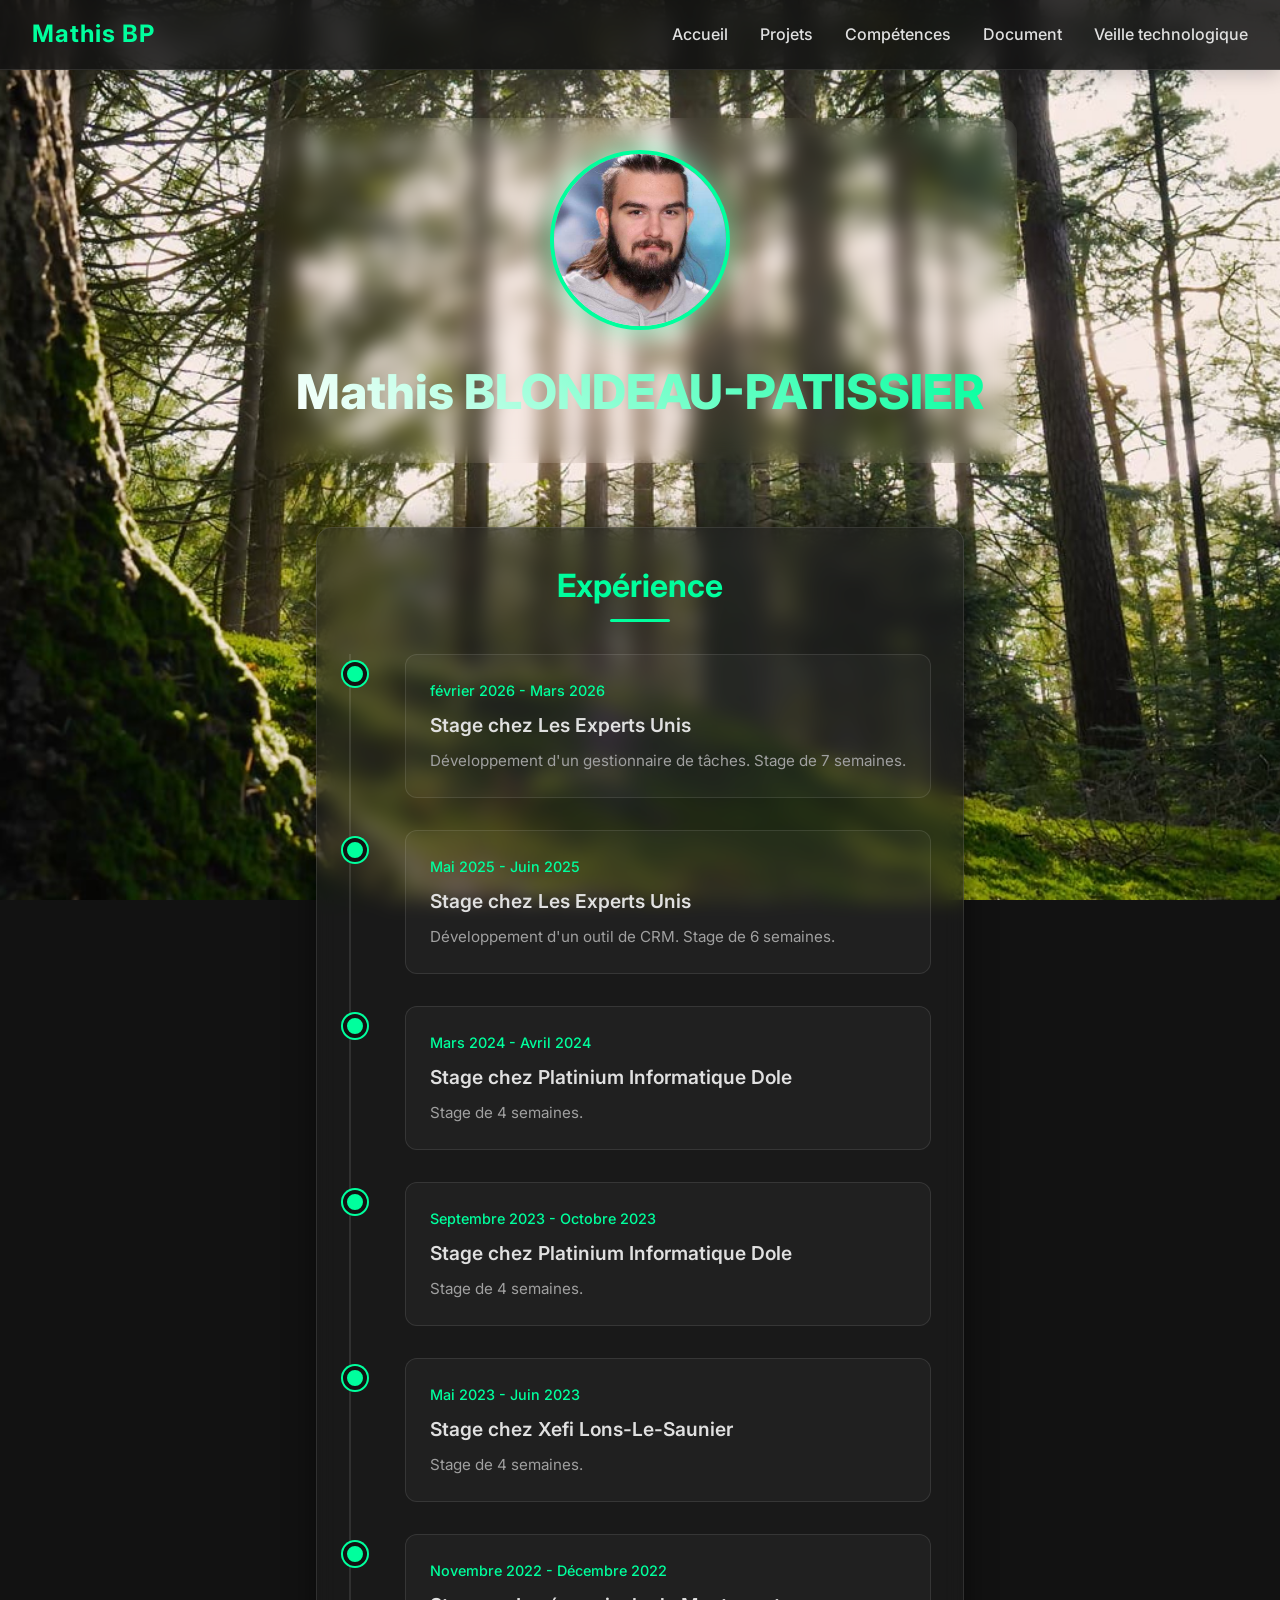
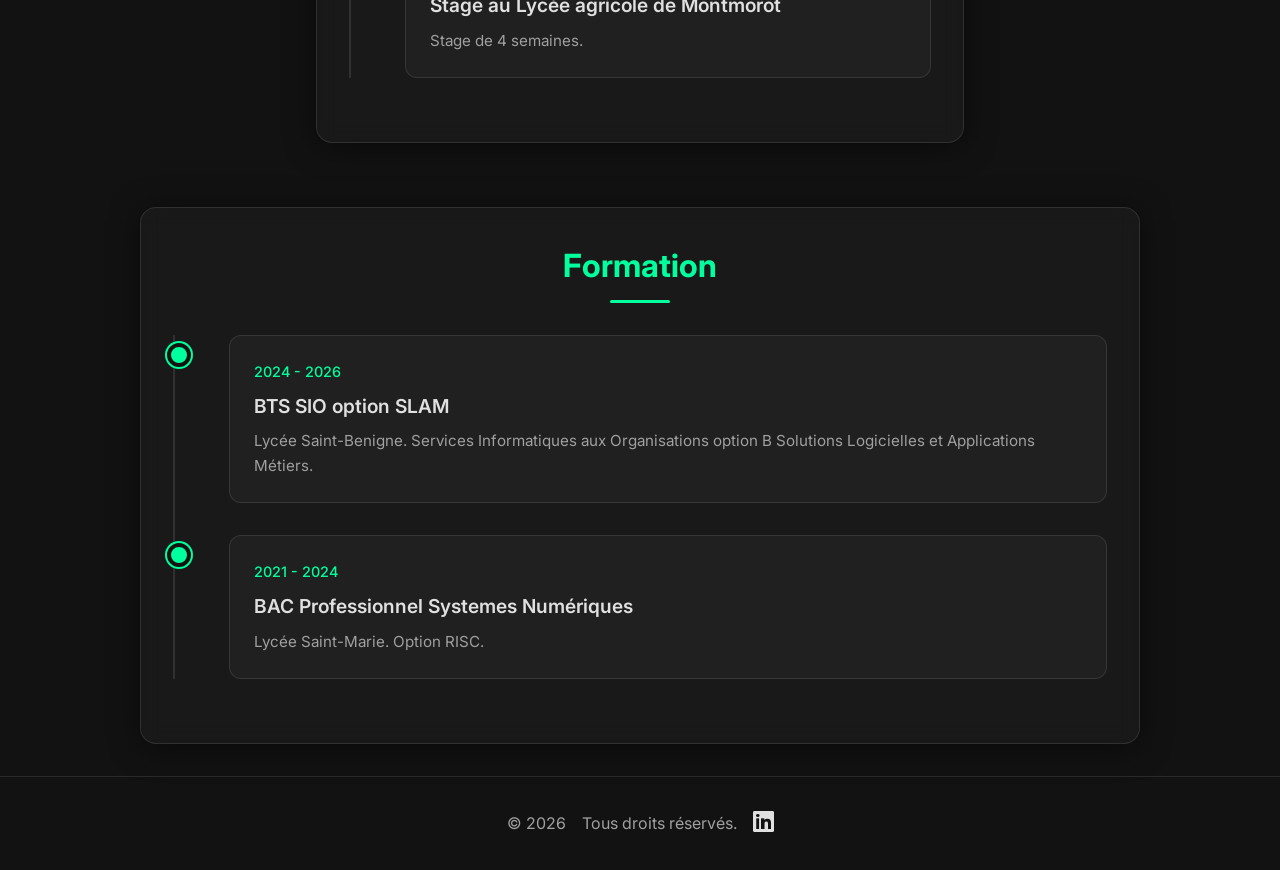
<file: index.html>
<!DOCTYPE html>
<html lang="fr">

<head>
    <meta charset="UTF-8">
    <meta name="viewport" content="width=device-width, initial-scale=1.0">
    <title>Mathis BLONDEAU-PATISSIER - Portfolio</title>
    <link rel="preconnect" href="https://fonts.googleapis.com">
    <link rel="preconnect" href="https://fonts.gstatic.com" crossorigin>
    <link href="https://fonts.googleapis.com/css2?family=Inter:wght@300;400;500;600;700&display=swap" rel="stylesheet">
    <link rel="stylesheet" href="assets/css/styles.css">
    <link rel="icon" href="assets/images/pp.png" type="image/x-icon">
    <link rel="stylesheet" href="https://cdnjs.cloudflare.com/ajax/libs/font-awesome/6.4.0/css/all.min.css">
</head>

<body>
    <header>
        <div class="logo">Mathis BP</div>
        <nav>
            <ul id="navbar">
                <li><a href="./public/index.html" class="nav-link">Accueil</a></li>
                <li><a href="./public/project.html" class="nav-link">Projets</a></li>
                <li><a href="./public/competence.html" class="nav-link">Compétences</a></li>
                <li><a href="./public/document.html" class="nav-link">Document</a></li>
                <li><a href="./public/veilletechno.html" class="nav-link">Veille technologique</a></li>
            </ul>
        </nav>
        <div class="mobile-menu-btn">
            <i class="fas fa-bars"></i>
        </div>
    </header>

    <div id="profil">
        <img src="assets/images/profil.jpg" alt="Profil">
        <h1>Mathis BLONDEAU-PATISSIER</h1>
    </div>

    <div id="exp">
        <h2>Expérience</h2>
        <div class="timeline">
            <div class="timeline-item">
                <div class="timeline-content">
                    <span class="timeline-date">février 2026 - Mars 2026</span>
                    <a href="https://www.les-experts-unis.com/" class="timeline-title">Stage chez Les Experts Unis</a>
                    <p class="timeline-desc">Développement d'un gestionnaire de tâches. Stage de 7 semaines.</p>
                </div>
            </div>
            <div class="timeline-item">
                <div class="timeline-content">
                    <span class="timeline-date">Mai 2025 - Juin 2025</span>
                    <a href="https://www.les-experts-unis.com/" class="timeline-title">Stage chez Les Experts Unis</a>
                    <p class="timeline-desc">Développement d'un outil de CRM. Stage de 6 semaines.</p>
                </div>
            </div>
            <div class="timeline-item">
                <div class="timeline-content">
                    <span class="timeline-date">Mars 2024 - Avril 2024</span>
                    <a href="https://www.platinium-informatique.fr/" class="timeline-title">Stage chez Platinium
                        Informatique Dole</a>
                    <p class="timeline-desc">Stage de 4 semaines.</p>
                </div>
            </div>
            <div class="timeline-item">
                <div class="timeline-content">
                    <span class="timeline-date">Septembre 2023 - Octobre 2023</span>
                    <a href="https://www.platinium-informatique.fr/" class="timeline-title">Stage chez Platinium
                        Informatique Dole</a>
                    <p class="timeline-desc">Stage de 4 semaines.</p>
                </div>
            </div>
            <div class="timeline-item">
                <div class="timeline-content">
                    <span class="timeline-date">Mai 2023 - Juin 2023</span>
                    <a href="https://agences.xefi.com/fr/bourgogne-franche-comte/jura/lons-le-saunier/xefi-lons-132"
                        class="timeline-title">Stage chez Xefi Lons-Le-Saunier</a>
                    <p class="timeline-desc">Stage de 4 semaines.</p>
                </div>
            </div>
            <div class="timeline-item">
                <div class="timeline-content">
                    <span class="timeline-date">Novembre 2022 - Décembre 2022</span>
                    <a href="https://montmorot.educagri.fr/" class="timeline-title">Stage au Lycée agricole de
                        Montmorot</a>
                    <p class="timeline-desc">Stage de 4 semaines.</p>
                </div>
            </div>
        </div>
    </div>

    <div id="formation">
        <h2>Formation</h2>
        <div class="timeline">
            <div class="timeline-item">
                <div class="timeline-content">
                    <span class="timeline-date">2024 - 2026</span>
                    <a href="https://www.sb-lycee.fr/" class="timeline-title">BTS SIO option SLAM</a>
                    <p class="timeline-desc">Lycée Saint-Benigne. Services Informatiques aux Organisations option B
                        Solutions Logicielles et Applications Métiers.</p>
                </div>
            </div>
            <div class="timeline-item">
                <div class="timeline-content">
                    <span class="timeline-date">2021 - 2024</span>
                    <a href="https://enseignementprive-lons.fr/" class="timeline-title">BAC Professionnel Systemes
                        Numériques</a>
                    <p class="timeline-desc">Lycée Saint-Marie. Option RISC.</p>
                </div>
            </div>
        </div>
    </div>


    <footer>
        <p fs-hacks-element="year">&copy; 2026</p>
        <p>Tous droits réservés.</p>
        <a href="https://www.linkedin.com/in/mathis-blondaeu-patissier/">
            <i class="fab fa-linkedin"></i>
        </a>
    </footer>

    <script>
        const mobileBtn = document.querySelector('.mobile-menu-btn');
        const nav = document.querySelector('nav');
        const icon = mobileBtn.querySelector('i');

        mobileBtn.addEventListener('click', () => {
            nav.classList.toggle('active');
            if (nav.classList.contains('active')) {
                icon.classList.remove('fa-bars');
                icon.classList.add('fa-times');
            } else {
                icon.classList.remove('fa-times');
                icon.classList.add('fa-bars');
            }
        });
    </script>
</body>

</html>
</file>
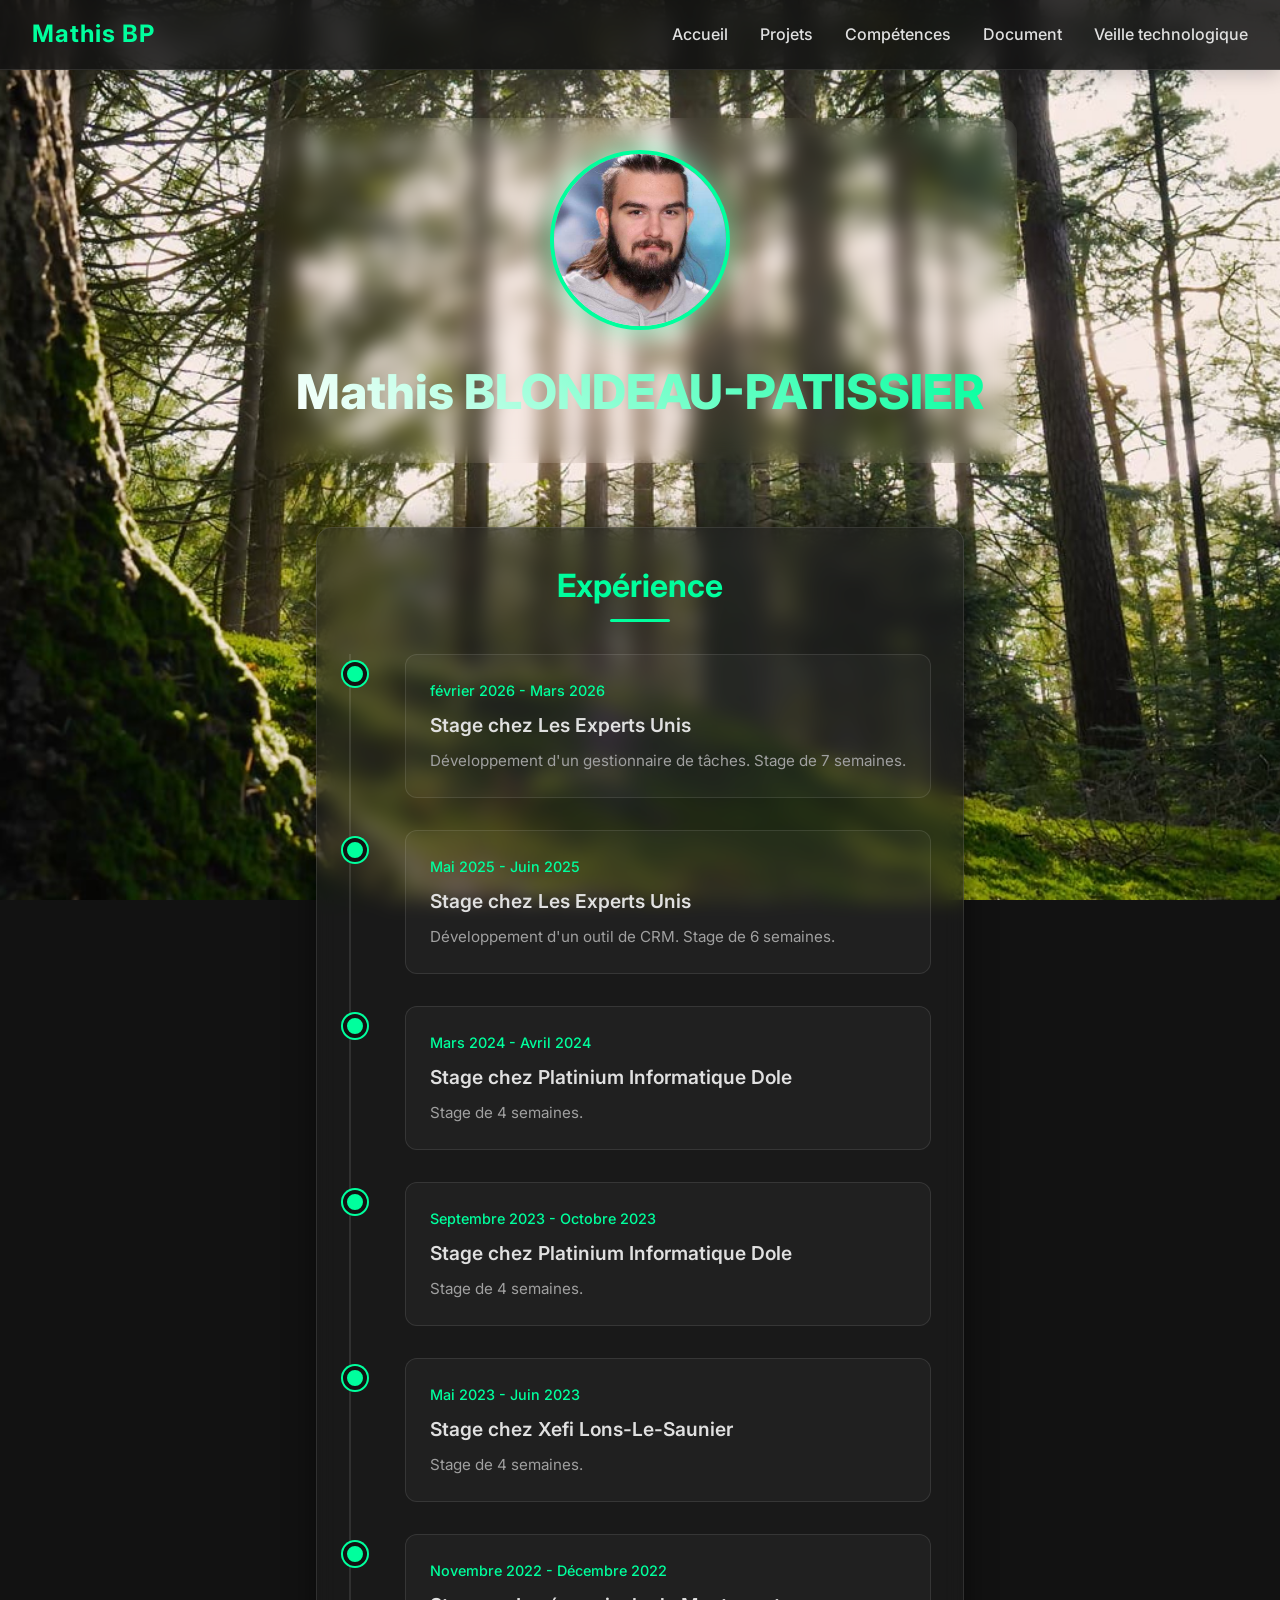
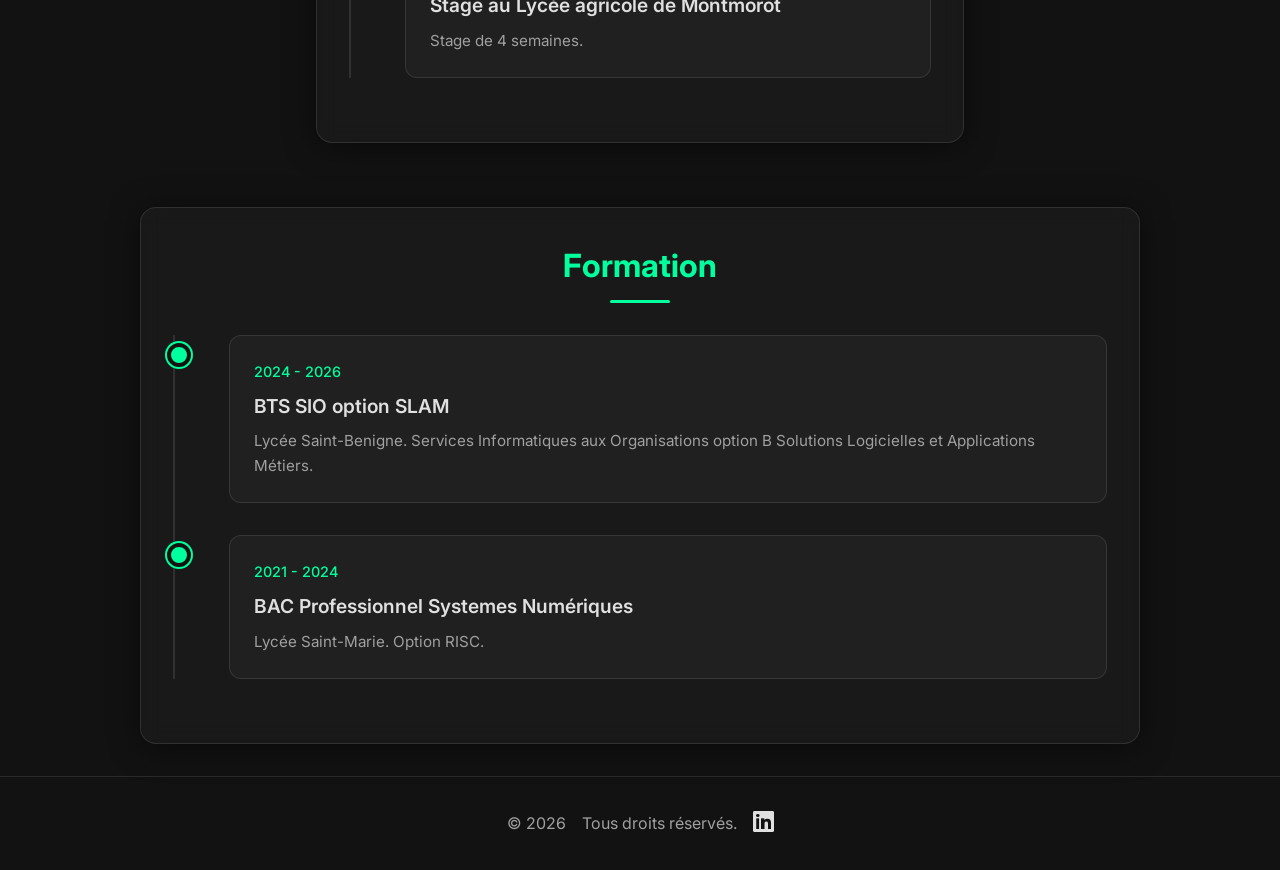
<file: public/index.html>
<!DOCTYPE html>
<html lang="fr">

<head>
    <meta charset="UTF-8">
    <meta name="viewport" content="width=device-width, initial-scale=1.0">
    <title>Mathis BLONDEAU-PATISSIER - Portfolio</title>
    <link rel="preconnect" href="https://fonts.googleapis.com">
    <link rel="preconnect" href="https://fonts.gstatic.com" crossorigin>
    <link href="https://fonts.googleapis.com/css2?family=Inter:wght@300;400;500;600;700&display=swap" rel="stylesheet">
    <link rel="stylesheet" href="../assets/css/styles.css">
    <link rel="icon" href="../assets/images/pp.png" type="image/x-icon">
    <link rel="stylesheet" href="https://cdnjs.cloudflare.com/ajax/libs/font-awesome/6.4.0/css/all.min.css">
</head>

<body>
    <header>
        <div class="logo">Mathis BP</div>
        <nav>
            <ul id="navbar">
                <li><a href="/public/index.html" class="nav-link">Accueil</a></li>
                <li><a href="/public/project.html" class="nav-link">Projets</a></li>
                <li><a href="/public/competence.html" class="nav-link">Compétences</a></li>
                <li><a href="/public/document.html" class="nav-link">Document</a></li>
                <li><a href="/public/veilletechno.html" class="nav-link">Veille technologique</a></li>
            </ul>
        </nav>
        <div class="mobile-menu-btn">
            <i class="fas fa-bars"></i>
        </div>
    </header>

    <div id="profil">
        <img src="../assets/images/profil.jpg" alt="Profil">
        <h1>Mathis BLONDEAU-PATISSIER</h1>
    </div>

    <div id="exp">
        <h2>Expérience</h2>
        <div class="timeline">
            <div class="timeline-item">
                <div class="timeline-content">
                    <span class="timeline-date">février 2026 - Mars 2026</span>
                    <a href="https://www.les-experts-unis.com/" class="timeline-title">Stage chez Les Experts Unis</a>
                    <p class="timeline-desc">Développement d'un gestionnaire de tâches. Stage de 7 semaines.</p>
                </div>
            </div>
            <div class="timeline-item">
                <div class="timeline-content">
                    <span class="timeline-date">Mai 2025 - Juin 2025</span>
                    <a href="https://www.les-experts-unis.com/" class="timeline-title">Stage chez Les Experts Unis</a>
                    <p class="timeline-desc">Développement d'un outil de CRM. Stage de 6 semaines.</p>
                </div>
            </div>
            <div class="timeline-item">
                <div class="timeline-content">
                    <span class="timeline-date">Mars 2024 - Avril 2024</span>
                    <a href="https://www.platinium-informatique.fr/" class="timeline-title">Stage chez Platinium
                        Informatique Dole</a>
                    <p class="timeline-desc">Stage de 4 semaines.</p>
                </div>
            </div>
            <div class="timeline-item">
                <div class="timeline-content">
                    <span class="timeline-date">Septembre 2023 - Octobre 2023</span>
                    <a href="https://www.platinium-informatique.fr/" class="timeline-title">Stage chez Platinium
                        Informatique Dole</a>
                    <p class="timeline-desc">Stage de 4 semaines.</p>
                </div>
            </div>
            <div class="timeline-item">
                <div class="timeline-content">
                    <span class="timeline-date">Mai 2023 - Juin 2023</span>
                    <a href="https://agences.xefi.com/fr/bourgogne-franche-comte/jura/lons-le-saunier/xefi-lons-132"
                        class="timeline-title">Stage chez Xefi Lons-Le-Saunier</a>
                    <p class="timeline-desc">Stage de 4 semaines.</p>
                </div>
            </div>
            <div class="timeline-item">
                <div class="timeline-content">
                    <span class="timeline-date">Novembre 2022 - Décembre 2022</span>
                    <a href="https://montmorot.educagri.fr/" class="timeline-title">Stage au Lycée agricole de
                        Montmorot</a>
                    <p class="timeline-desc">Stage de 4 semaines.</p>
                </div>
            </div>
        </div>
    </div>

    <div id="formation">
        <h2>Formation</h2>
        <div class="timeline">
            <div class="timeline-item">
                <div class="timeline-content">
                    <span class="timeline-date">2024 - 2026</span>
                    <a href="https://www.sb-lycee.fr/" class="timeline-title">BTS SIO option SLAM</a>
                    <p class="timeline-desc">Lycée Saint-Benigne. Services Informatiques aux Organisations option B
                        Solutions Logicielles et Applications Métiers.</p>
                </div>
            </div>
            <div class="timeline-item">
                <div class="timeline-content">
                    <span class="timeline-date">2021 - 2024</span>
                    <a href="https://enseignementprive-lons.fr/" class="timeline-title">BAC Professionnel Systemes
                        Numériques</a>
                    <p class="timeline-desc">Lycée Saint-Marie. Option RISC.</p>
                </div>
            </div>
        </div>
    </div>


    <footer>
        <p fs-hacks-element="year">&copy; 2026</p>
        <p>Tous droits réservés.</p>
        <a href="https://www.linkedin.com/in/mathis-blondaeu-patissier/">
            <i class="fab fa-linkedin"></i>
        </a>
    </footer>

    <script>
        const mobileBtn = document.querySelector('.mobile-menu-btn');
        const nav = document.querySelector('nav');
        const icon = mobileBtn.querySelector('i');

        mobileBtn.addEventListener('click', () => {
            nav.classList.toggle('active');
            if (nav.classList.contains('active')) {
                icon.classList.remove('fa-bars');
                icon.classList.add('fa-times');
            } else {
                icon.classList.remove('fa-times');
                icon.classList.add('fa-bars');
            }
        });
    </script>
</body>

</html>
</file>
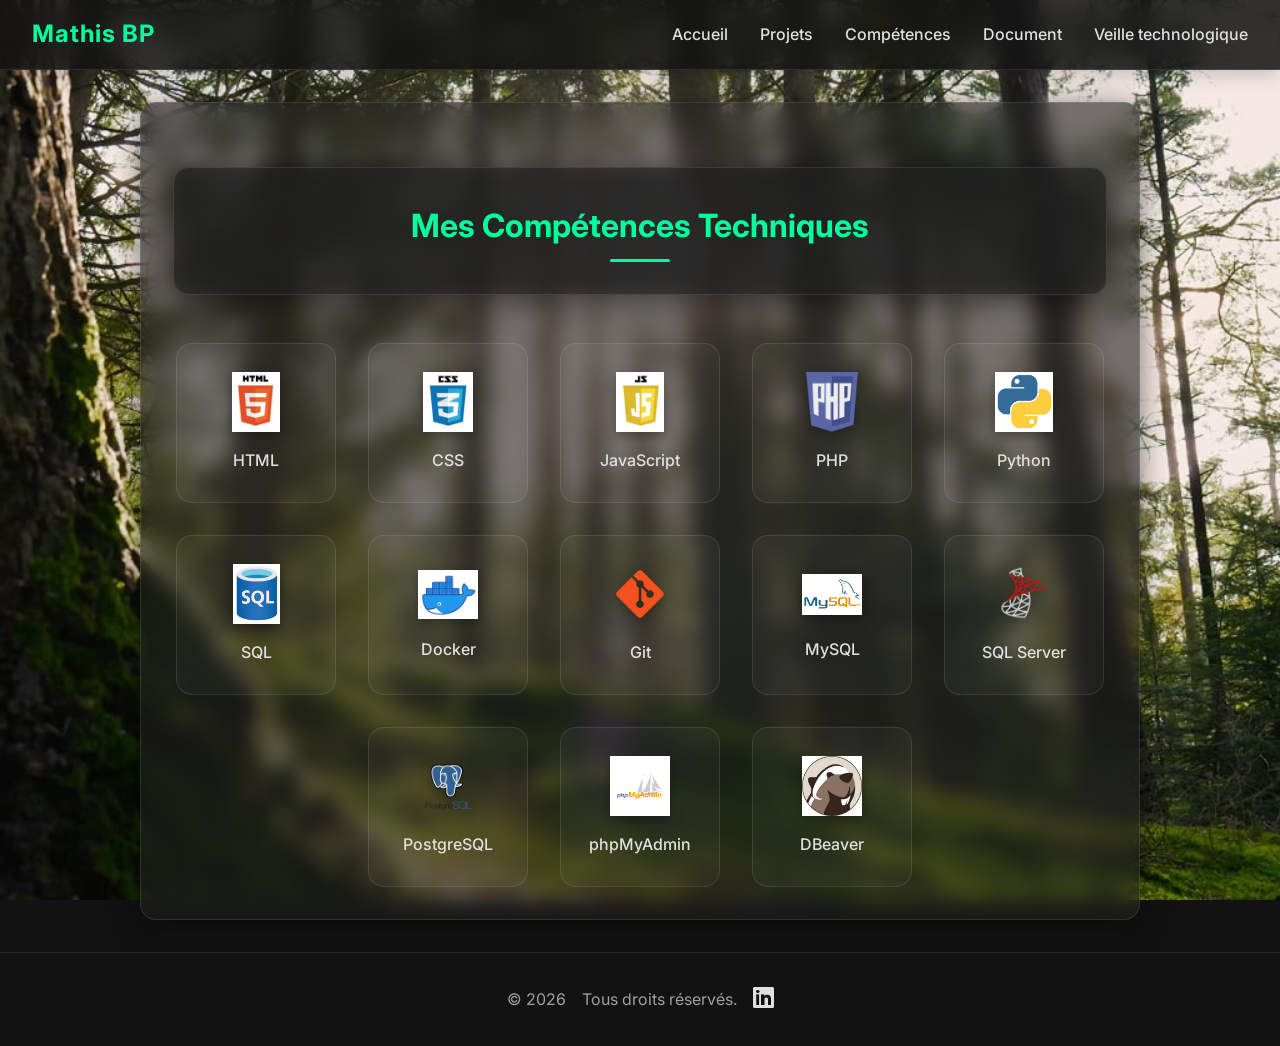
<file: public/competence.html>
<!DOCTYPE html>
<html lang="fr">

<head>
    <meta charset="UTF-8">
    <meta name="viewport" content="width=device-width, initial-scale=1.0">
    <title>Compétences - Mathis BLONDEAU-PATISSIER</title>
    <link rel="preconnect" href="https://fonts.googleapis.com">
    <link rel="preconnect" href="https://fonts.gstatic.com" crossorigin>
    <link href="https://fonts.googleapis.com/css2?family=Inter:wght@300;400;500;600;700&display=swap" rel="stylesheet">
    <link rel="stylesheet" href="../assets/css/styles.css">
    <link rel="icon" href="../assets/images/pp.png" type="image/x-icon">
    <link rel="stylesheet" href="https://cdnjs.cloudflare.com/ajax/libs/font-awesome/6.4.0/css/all.min.css">
</head>

<body>
    <header>
        <div class="logo">Mathis BP</div>
        <nav>
            <ul id="navbar">
                <li><a href="/public/index.html" class="nav-link">Accueil</a></li>
                <li><a href="/public/project.html" class="nav-link">Projets</a></li>
                <li><a href="/public/competence.html" class="nav-link">Compétences</a></li>
                <li><a href="/public/document.html" class="nav-link">Document</a></li>
                <li><a href="/public/veilletechno.html" class="nav-link">Veille technologique</a></li>
            </ul>
        </nav>
        <div class="mobile-menu-btn">
            <i class="fas fa-bars"></i>
        </div>
    </header>

    <div class="container">
        <h2 id="comp">Mes Compétences Techniques</h2>

        <div class="grille-container">
            <div class="grille-item">
                <img src="../assets/images/code/html.jpg" alt="HTML">
                <span>HTML</span>
            </div>

            <div class="grille-item">
                <img src="../assets/images/code/css.jpg" alt="CSS">
                <span>CSS</span>
            </div>

            <div class="grille-item">
                <img src="../assets/images/code/js.jpg" alt="JavaScript">
                <span>JavaScript</span>
            </div>

            <div class="grille-item" id="php">
                <img src="../assets/images/code/php.png" alt="PHP">
                <span>PHP</span>
            </div>

            <div class="grille-item">
                <img src="../assets/images/code/python.png" alt="Python">
                <span>Python</span>
            </div>

            <div class="grille-item">
                <img src="../assets/images/code/SQL.png" alt="SQL">
                <span>SQL</span>
            </div>

            <div class="grille-item">
                <img src="../assets/images/code/docker.png" alt="Docker">
                <span>Docker</span>
            </div>

            <div class="grille-item" id="git">
                <img src="../assets/images/code/git.png" alt="Git">
                <span>Git</span>
            </div>
            <div class="grille-item">
                <img src="../assets/images/code/mysql.png" alt="MySQL">
                <span>MySQL</span>
            </div>

            <div class="grille-item" id="sqlserver">
                <img src="../assets/images/code/sqlserver.png" alt="SQL Server">
                <span>SQL Server</span>
            </div>

            <div class="grille-item" id="pgsql">
                <img src="../assets/images/code/PostgreSql.png" alt="PostgreSQL">
                <span>PostgreSQL</span>
            </div>

            <div class="grille-item">
                <img src="../assets/images/code/phpmyadmin.png" alt="phpMyAdmin">
                <span>phpMyAdmin</span>
            </div>

            <div class="grille-item" id="dbeaver">
                <img src="../assets/images/code/dbeaver.jpg" alt="DBeaver">
                <span>DBeaver</span>
            </div>
        </div>
    </div>

    <footer>
        <p fs-hacks-element="year">&copy; 2026</p>
        <p>Tous droits réservés.</p>
        <a href="https://www.linkedin.com/in/mathis-blondaeu-patissier/">
            <i class="fab fa-linkedin"></i>
        </a>
    </footer>

    <script>
        const mobileBtn = document.querySelector('.mobile-menu-btn');
        const nav = document.querySelector('nav');
        const icon = mobileBtn.querySelector('i');

        mobileBtn.addEventListener('click', () => {
            nav.classList.toggle('active');
            if (nav.classList.contains('active')) {
                icon.classList.remove('fa-bars');
                icon.classList.add('fa-times');
            } else {
                icon.classList.remove('fa-times');
                icon.classList.add('fa-bars');
            }
        });
    </script>
</body>

</html>
</file>
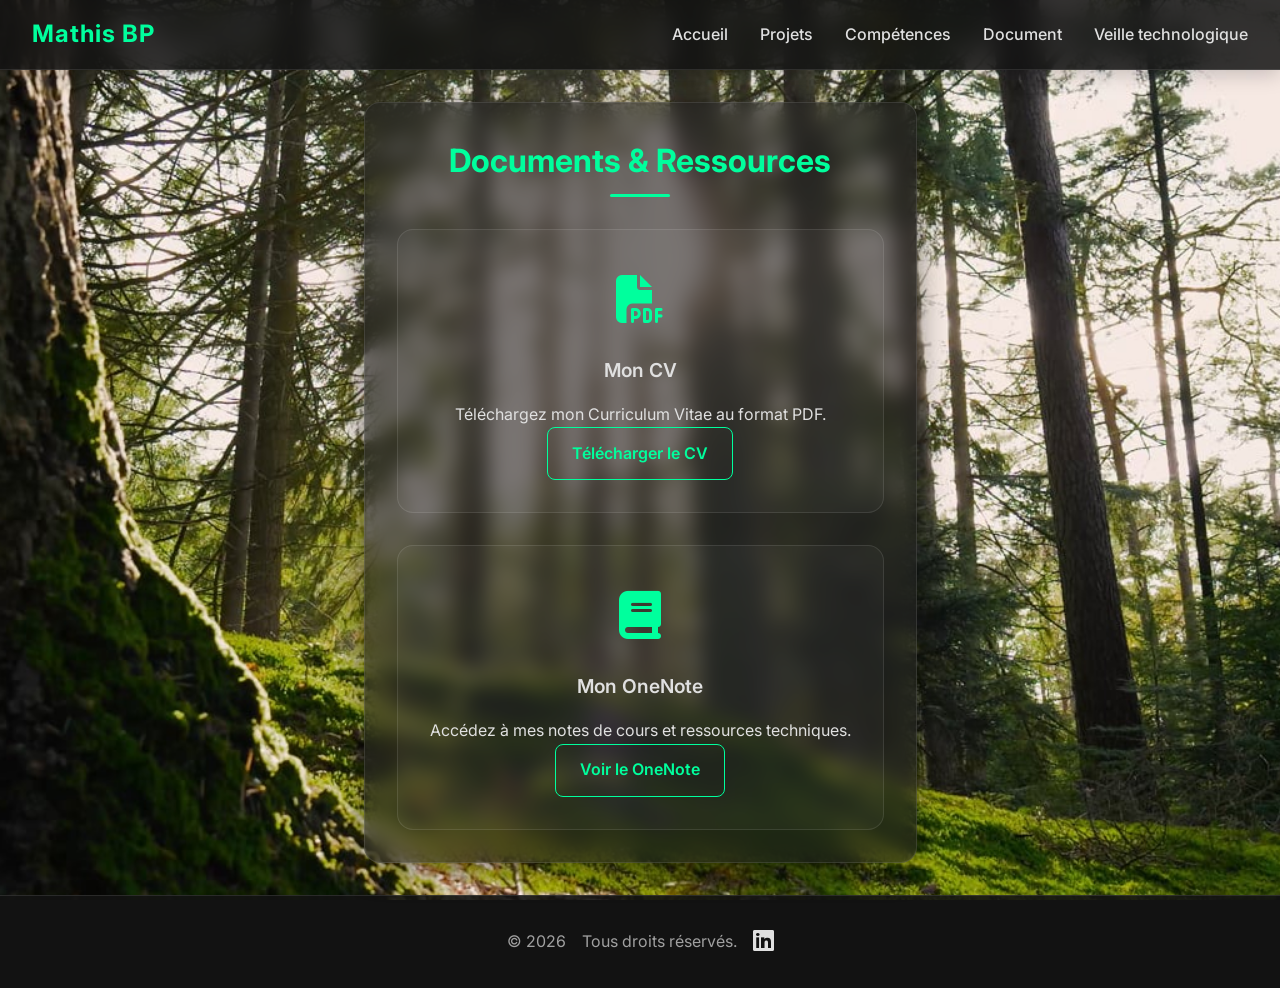
<file: public/document.html>
<!DOCTYPE html>
<html lang="fr">

<head>
    <meta charset="UTF-8">
    <meta name="viewport" content="width=device-width, initial-scale=1.0">
    <title>Documents - Mathis BLONDEAU-PATISSIER</title>
    <link rel="preconnect" href="https://fonts.googleapis.com">
    <link rel="preconnect" href="https://fonts.gstatic.com" crossorigin>
    <link href="https://fonts.googleapis.com/css2?family=Inter:wght@300;400;500;600;700&display=swap" rel="stylesheet">
    <link rel="stylesheet" href="../assets/css/styles.css">
    <link rel="icon" href="../assets/images/pp.png" type="image/x-icon">
    <link rel="stylesheet" href="https://cdnjs.cloudflare.com/ajax/libs/font-awesome/6.4.0/css/all.min.css">
</head>

<body>
    <header>
        <div class="logo">Mathis BP</div>
        <nav>
            <ul id="navbar">
                <li><a href="/public/index.html" class="nav-link">Accueil</a></li>
                <li><a href="/public/project.html" class="nav-link">Projets</a></li>
                <li><a href="/public/competence.html" class="nav-link">Compétences</a></li>
                <li><a href="/public/document.html" class="nav-link">Document</a></li>
                <li><a href="/public/veilletechno.html" class="nav-link">Veille technologique</a></li>
            </ul>
        </nav>
        <div class="mobile-menu-btn">
            <i class="fas fa-bars"></i>
        </div>
    </header>

    <div class="container">
        <h2>Documents & Ressources</h2>

        <div class="doc-grid">
            <div class="doc-card">
                <div class="doc-icon">
                    <i class="fas fa-file-pdf"></i>
                </div>
                <h3 class="doc-title">Mon CV</h3>
                <p class="doc-desc">Téléchargez mon Curriculum Vitae au format PDF.</p>
                <a href="../includes/CV.pdf" class="btn" target="_blank">Télécharger le CV</a>
            </div>

            <div class="doc-card">
                <div class="doc-icon">
                    <i class="fas fa-book"></i>
                </div>
                <h3 class="doc-title">Mon OneNote</h3>
                <p class="doc-desc">Accédez à mes notes de cours et ressources techniques.</p>
                <a href="https://groupesb-my.sharepoint.com/personal/mathis_blondeaupatissier_saint-benigne_fr/_layouts/15/Doc.aspx?sourcedoc={5308c8db-f87f-4faf-82b7-6d4e92f53512}&action=edit&wd=target%28Notes%20rapides.one%7C7614e45f-81c8-456f-b854-c57c7fe0612e%2FCEJM%7C4e00481e-58c0-4db5-b312-6eb001766315%2F%29&wdorigin=NavigationUrl"
                    class="btn" target="_blank">Voir le OneNote</a>
            </div>
        </div>
    </div>

    <footer>
        <p fs-hacks-element="year">&copy; 2026</p>
        <p>Tous droits réservés.</p>
        <a href="https://www.linkedin.com/in/mathis-blondaeu-patissier/">
            <i class="fab fa-linkedin"></i>
        </a>
    </footer>

    <script>
        const mobileBtn = document.querySelector('.mobile-menu-btn');
        const nav = document.querySelector('nav');
        const icon = mobileBtn.querySelector('i');

        mobileBtn.addEventListener('click', () => {
            nav.classList.toggle('active');
            if (nav.classList.contains('active')) {
                icon.classList.remove('fa-bars');
                icon.classList.add('fa-times');
            } else {
                icon.classList.remove('fa-times');
                icon.classList.add('fa-bars');
            }
        });
    </script>
</body>

</html>
</file>
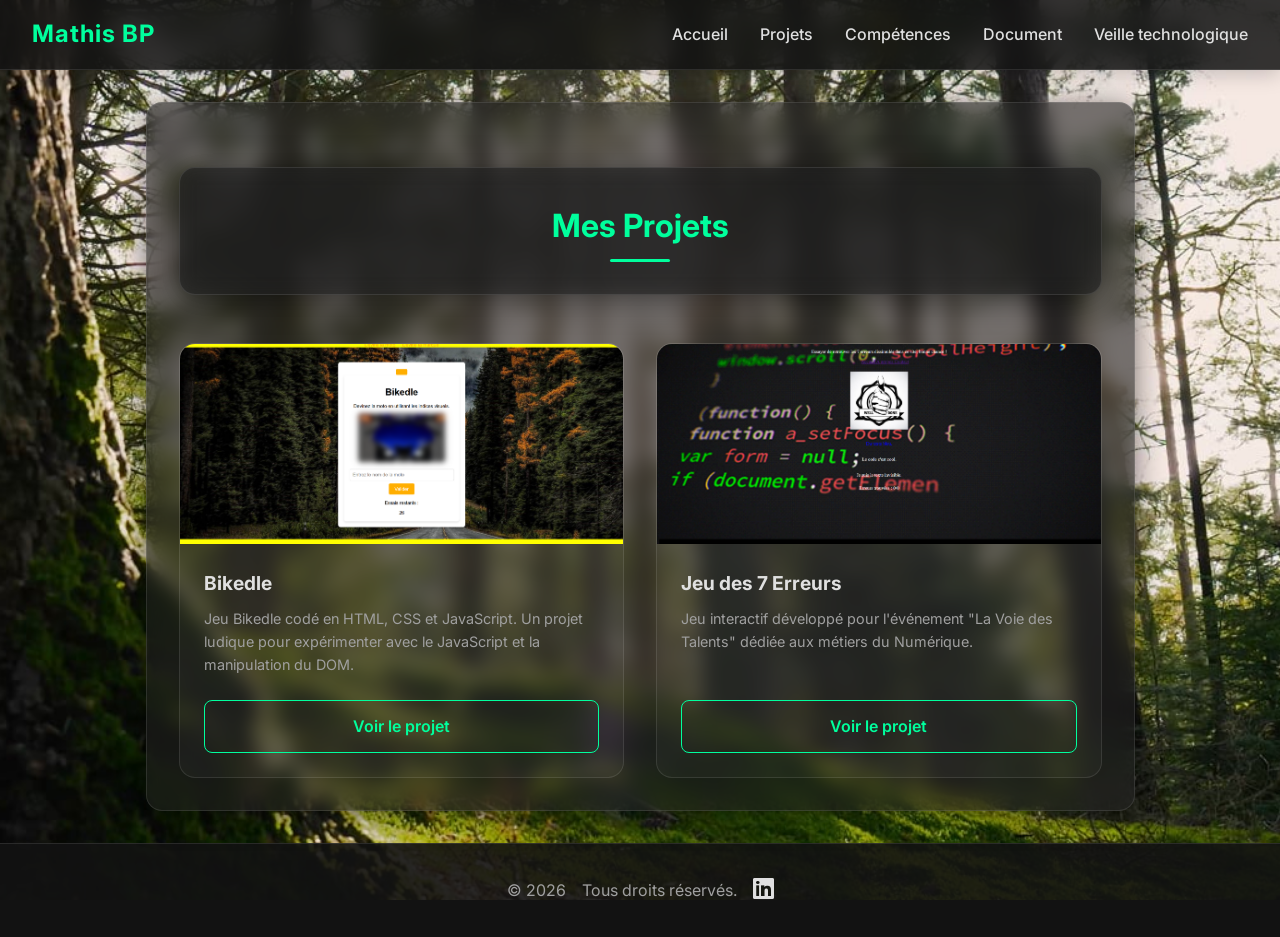
<file: public/project.html>
<!DOCTYPE html>
<html lang="fr">

<head>
    <meta charset="UTF-8">
    <meta name="viewport" content="width=device-width, initial-scale=1.0">
    <title>Projets - Mathis BLONDEAU-PATISSIER</title>
    <link rel="preconnect" href="https://fonts.googleapis.com">
    <link rel="preconnect" href="https://fonts.gstatic.com" crossorigin>
    <link href="https://fonts.googleapis.com/css2?family=Inter:wght@300;400;500;600;700&display=swap" rel="stylesheet">
    <link rel="stylesheet" href="../assets/css/styles.css">
    <link rel="icon" href="../assets/images/pp.png" type="image/x-icon">
    <link rel="stylesheet" href="https://cdnjs.cloudflare.com/ajax/libs/font-awesome/6.4.0/css/all.min.css">
</head>

<body>
    <header>
        <div class="logo">Mathis BP</div>
        <nav>
            <ul id="navbar">
                <li><a href="/public/index.html" class="nav-link">Accueil</a></li>
                <li><a href="/public/project.html" class="nav-link">Projets</a></li>
                <li><a href="/public/competence.html" class="nav-link">Compétences</a></li>
                <li><a href="/public/document.html" class="nav-link">Document</a></li>
                <li><a href="/public/veilletechno.html" class="nav-link">Veille technologique</a></li>
            </ul>
        </nav>
        <div class="mobile-menu-btn">
            <i class="fas fa-bars"></i>
        </div>
    </header>

    <div class="container">
        <h2 id="projet">Mes Projets</h2>

        <div class="project-grid">
            <div class="project-card">
                <img src="../assets/images/bikedle.png" alt="Projet Bikedle" class="project-image">
                <div class="project-content">
                    <h3 class="project-title">Bikedle</h3>
                    <p class="project-desc">Jeu Bikedle codé en HTML, CSS et JavaScript. Un projet ludique pour
                        expérimenter avec le JavaScript et la manipulation du DOM.</p>
                    <a href="https://blondeaumathi.github.io/bikedle/"
                        class="btn" target="_blank">Voir le projet</a>
                </div>
            </div>

            <div class="project-card">
                <img src="../assets/images/jeu7erreurs.png" alt="Projet jeu des 7 erreurs" class="project-image">
                <div class="project-content">
                    <h3 class="project-title">Jeu des 7 Erreurs</h3>
                    <p class="project-desc">Jeu interactif développé pour l'événement "La Voie des Talents" dédiée aux
                        métiers du Numérique.</p>
                    <a href="https://jeudes7errers-e8b4c3hqgnayf5cm.francecentral-01.azurewebsites.net/jeu%20des%207%20erreurs.html"
                        class="btn" target="_blank">Voir le projet</a>
                </div>
            </div>
        </div>
    </div>

    <footer>
        <p fs-hacks-element="year">&copy; 2026</p>
        <p>Tous droits réservés.</p>
        <a href="https://www.linkedin.com/in/mathis-blondaeu-patissier/">
            <i class="fab fa-linkedin"></i>
        </a>
    </footer>

    <script>
        const mobileBtn = document.querySelector('.mobile-menu-btn');
        const nav = document.querySelector('nav');
        const icon = mobileBtn.querySelector('i');

        mobileBtn.addEventListener('click', () => {
            nav.classList.toggle('active');
            if (nav.classList.contains('active')) {
                icon.classList.remove('fa-bars');
                icon.classList.add('fa-times');
            } else {
                icon.classList.remove('fa-times');
                icon.classList.add('fa-bars');
            }
        });
    </script>
</body>

</html>
</file>
<file: assets/css/styles.css>
/* Variables & Reset */
:root {
    --bg-color: #121212;
    --card-bg: rgba(30, 30, 30, 0.6);
    --card-border: rgba(255, 255, 255, 0.1);
    --text-primary: #e0e0e0;
    --text-secondary: #a0a0a0;
    --accent-color: #00ff9d;
    --accent-hover: #00cc7d;
    --font-main: 'Inter', sans-serif;
    --transition: all 0.3s ease;
    --header-height: 70px;
}

* {
    margin: 0;
    padding: 0;
    box-sizing: border-box;
}

body {
    font-family: var(--font-main);
    background-color: var(--bg-color);
    background-image: url('../images/background.jpg');
    background-size: cover;
    background-position: center;
    background-attachment: fixed;
    color: var(--text-primary);
    line-height: 1.6;
    min-height: 100vh;
    display: flex;
    flex-direction: column;
}

a {
    text-decoration: none;
    color: inherit;
    transition: var(--transition);
}

ul {
    list-style: none;
}

/* Header & Navigation */
header {
    background: rgba(18, 18, 18, 0.85);
    backdrop-filter: blur(12px);
    -webkit-backdrop-filter: blur(12px);
    position: sticky;
    top: 0;
    z-index: 1000;
    height: var(--header-height);
    padding: 0 2rem;
    border-bottom: 1px solid var(--card-border);
    display: flex;
    justify-content: space-between;
    align-items: center;
    box-shadow: 0 4px 20px rgba(0, 0, 0, 0.2);
}

.logo {
    font-size: 1.5rem;
    font-weight: 700;
    color: var(--accent-color);
    letter-spacing: 1px;
}

nav ul {
    display: flex;
    gap: 2rem;
}

.nav-link {
    font-size: 1rem;
    font-weight: 500;
    color: var(--text-primary);
    position: relative;
    padding: 0.5rem 0;
}

.nav-link::after {
    content: '';
    position: absolute;
    bottom: 0;
    left: 0;
    width: 0;
    height: 2px;
    background-color: var(--accent-color);
    transition: var(--transition);
}

.nav-link:hover {
    color: var(--accent-color);
}

.nav-link:hover::after {
    width: 100%;
}

.mobile-menu-btn {
    display: none;
    font-size: 1.5rem;
    color: var(--text-primary);
    cursor: pointer;
}

/* Main Content Layout */
.container,
#profil,
#exp,
#formation,
#recherche,
#projet,
#comp,
.cv,
.veille {
    max-width: 1000px;
    margin: 2rem auto;
    padding: 2rem;
    background: var(--card-bg);
    backdrop-filter: blur(10px);
    -webkit-backdrop-filter: blur(10px);
    border: 1px solid var(--card-border);
    border-radius: 16px;
    box-shadow: 0 4px 30px rgba(0, 0, 0, 0.5);
}

h2 {
    font-size: 2rem;
    color: var(--accent-color);
    margin-bottom: 2rem;
    text-align: center;
    position: relative;
    display: inline-block;
    width: 100%;
}

h2::after {
    content: '';
    display: block;
    width: 60px;
    height: 3px;
    background: var(--accent-color);
    margin: 0.5rem auto 0;
    border-radius: 2px;
}

/* Profil Section */
#profil {
    text-align: center;
    display: flex;
    flex-direction: column;
    align-items: center;
    gap: 1.5rem;
    margin-top: 3rem;
    background: transparent;
    border: none;
    box-shadow: none;
}

#profil img {
    width: 180px;
    height: 180px;
    border-radius: 50%;
    object-fit: cover;
    border: 4px solid var(--accent-color);
    box-shadow: 0 0 30px rgba(0, 255, 157, 0.4);
    transition: var(--transition);
}

#profil img:hover {
    transform: scale(1.05);
}

#profil h1 {
    font-size: 3rem;
    font-weight: 800;
    background: linear-gradient(45deg, #fff, var(--accent-color));
    -webkit-background-clip: text;
    -webkit-text-fill-color: transparent;
}

/* Timeline Styles (Experience & Formation) */
.timeline {
    position: relative;
    padding-left: 2rem;
}

.timeline::before {
    content: '';
    position: absolute;
    left: 0;
    top: 0;
    height: 100%;
    width: 2px;
    background: var(--card-border);
}

.timeline-item {
    position: relative;
    margin-bottom: 2rem;
    padding-left: 1.5rem;
}

.timeline-item::before {
    content: '';
    position: absolute;
    left: -2.4rem;
    top: 0.5rem;
    width: 16px;
    height: 16px;
    background: var(--accent-color);
    border-radius: 50%;
    border: 4px solid var(--bg-color);
    box-shadow: 0 0 0 2px var(--accent-color);
}

.timeline-content {
    background: rgba(255, 255, 255, 0.03);
    padding: 1.5rem;
    border-radius: 12px;
    border: 1px solid var(--card-border);
    transition: var(--transition);
}

.timeline-content:hover {
    background: rgba(255, 255, 255, 0.06);
    transform: translateX(5px);
    border-color: var(--accent-color);
}

.timeline-title {
    font-size: 1.2rem;
    font-weight: 600;
    color: var(--text-primary);
    margin-bottom: 0.5rem;
    display: block;
}

.timeline-date {
    font-size: 0.9rem;
    color: var(--accent-color);
    margin-bottom: 0.5rem;
    display: block;
    font-weight: 500;
}

.timeline-desc {
    color: var(--text-secondary);
    font-size: 0.95rem;
}

/* Projects Section (Cards) */
.project-grid {
    display: grid;
    grid-template-columns: repeat(auto-fit, minmax(300px, 1fr));
    gap: 2rem;
    margin-top: 1rem;
}

.project-card {
    background: rgba(255, 255, 255, 0.03);
    border-radius: 16px;
    overflow: hidden;
    border: 1px solid var(--card-border);
    transition: var(--transition);
    display: flex;
    flex-direction: column;
}

.project-card:hover {
    transform: translateY(-10px);
    border-color: var(--accent-color);
    box-shadow: 0 10px 30px rgba(0, 0, 0, 0.3);
}

.project-image {
    width: 100%;
    height: 200px;
    object-fit: cover;
}

.project-content {
    padding: 1.5rem;
    flex-grow: 1;
    display: flex;
    flex-direction: column;
}

.project-title {
    font-size: 1.2rem;
    font-weight: 700;
    margin-bottom: 0.5rem;
    color: var(--text-primary);
}

.project-desc {
    color: var(--text-secondary);
    font-size: 0.9rem;
    margin-bottom: 1.5rem;
    flex-grow: 1;
}

.btn {
    display: inline-block;
    padding: 0.8rem 1.5rem;
    background: transparent;
    border: 1px solid var(--accent-color);
    color: var(--accent-color);
    border-radius: 8px;
    font-weight: 600;
    text-align: center;
    transition: var(--transition);
    cursor: pointer;
}

.btn:hover {
    background: var(--accent-color);
    color: #000;
}

/* Competence Grid */
.grille-container {
    background: transparent;
    display: flex;
    flex-wrap: wrap;
    justify-content: center;
    gap: 2rem;
    margin-top: 1rem;
}

.grille-item {
    background: rgba(255, 255, 255, 0.03);
    padding: 2rem;
    border-radius: 16px;
    text-align: center;
    width: 160px;
    height: 160px;
    display: flex;
    flex-direction: column;
    align-items: center;
    justify-content: center;
    transition: var(--transition);
    border: 1px solid var(--card-border);
}

.grille-item:hover {
    border-color: var(--accent-color);
    background: rgba(255, 255, 255, 0.08);
    transform: translateY(-5px);
    box-shadow: 0 5px 15px rgba(0, 255, 157, 0.1);
}

.grille-item img {
    width: 60px;
    height: 60px;
    object-fit: contain;
    margin-bottom: 1rem;
    filter: drop-shadow(0 4px 6px rgba(0, 0, 0, 0.3));
}

.grille-item span {
    font-weight: 500;
    color: var(--text-primary);
}

/* Document Cards */
.doc-grid {
    display: grid;
    grid-template-columns: repeat(auto-fit, minmax(250px, 1fr));
    gap: 2rem;
}

.doc-card {
    background: rgba(255, 255, 255, 0.03);
    padding: 2rem;
    border-radius: 16px;
    border: 1px solid var(--card-border);
    text-align: center;
    transition: var(--transition);
}

.doc-card:hover {
    border-color: var(--accent-color);
    transform: translateY(-5px);
}

.doc-icon {
    font-size: 3rem;
    color: var(--accent-color);
    margin-bottom: 1rem;
}

.doc-title {
    font-size: 1.2rem;
    font-weight: 600;
    margin-bottom: 1rem;
}

/* Footer */
footer {
    margin-top: auto;
    background: rgba(18, 18, 18, 0.9);
    text-align: center;
    border-top: 1px solid var(--card-border);
    display: flex;
    justify-content: center;
    align-items: center;
    gap: 1rem;
    color: var(--text-secondary);
    padding: 2rem;
}

footer i {
    font-size: 1.5rem;
    color: var(--text-primary);
    transition: var(--transition);
}

footer i:hover {
    color: var(--accent-color);
    transform: scale(1.2);
}

/* Responsive */
@media (max-width: 768px) {
    .mobile-menu-btn {
        display: block;
    }

    nav {
        position: absolute;
        top: var(--header-height);
        left: 0;
        width: 100%;
        background: rgba(18, 18, 18, 0.95);
        backdrop-filter: blur(15px);
        border-bottom: 1px solid var(--card-border);
        padding: 1rem 0;
        transform: translateY(-150%);
        transition: transform 0.3s ease-in-out;
        z-index: 999;
    }

    nav.active {
        transform: translateY(0);
    }

    nav ul {
        flex-direction: column;
        gap: 0;
    }

    .nav-link {
        display: block;
        padding: 1rem 2rem;
        border-left: 3px solid transparent;
    }

    .nav-link:hover {
        background: rgba(255, 255, 255, 0.05);
        border-left-color: var(--accent-color);
    }

    .nav-link::after {
        display: none;
    }

    .container,
    #profil,
    #exp,
    #formation,
    #recherche,
    #projet,
    #comp {
        margin: 1rem;
        padding: 1.5rem;
    }

    h2 {
        font-size: 1.5rem;
    }

    #profil h1 {
        font-size: 2rem;
    }

    .timeline::before {
        left: 0;
    }

    .timeline-item::before {
        left: -2.4rem;
    }
}
</file>
